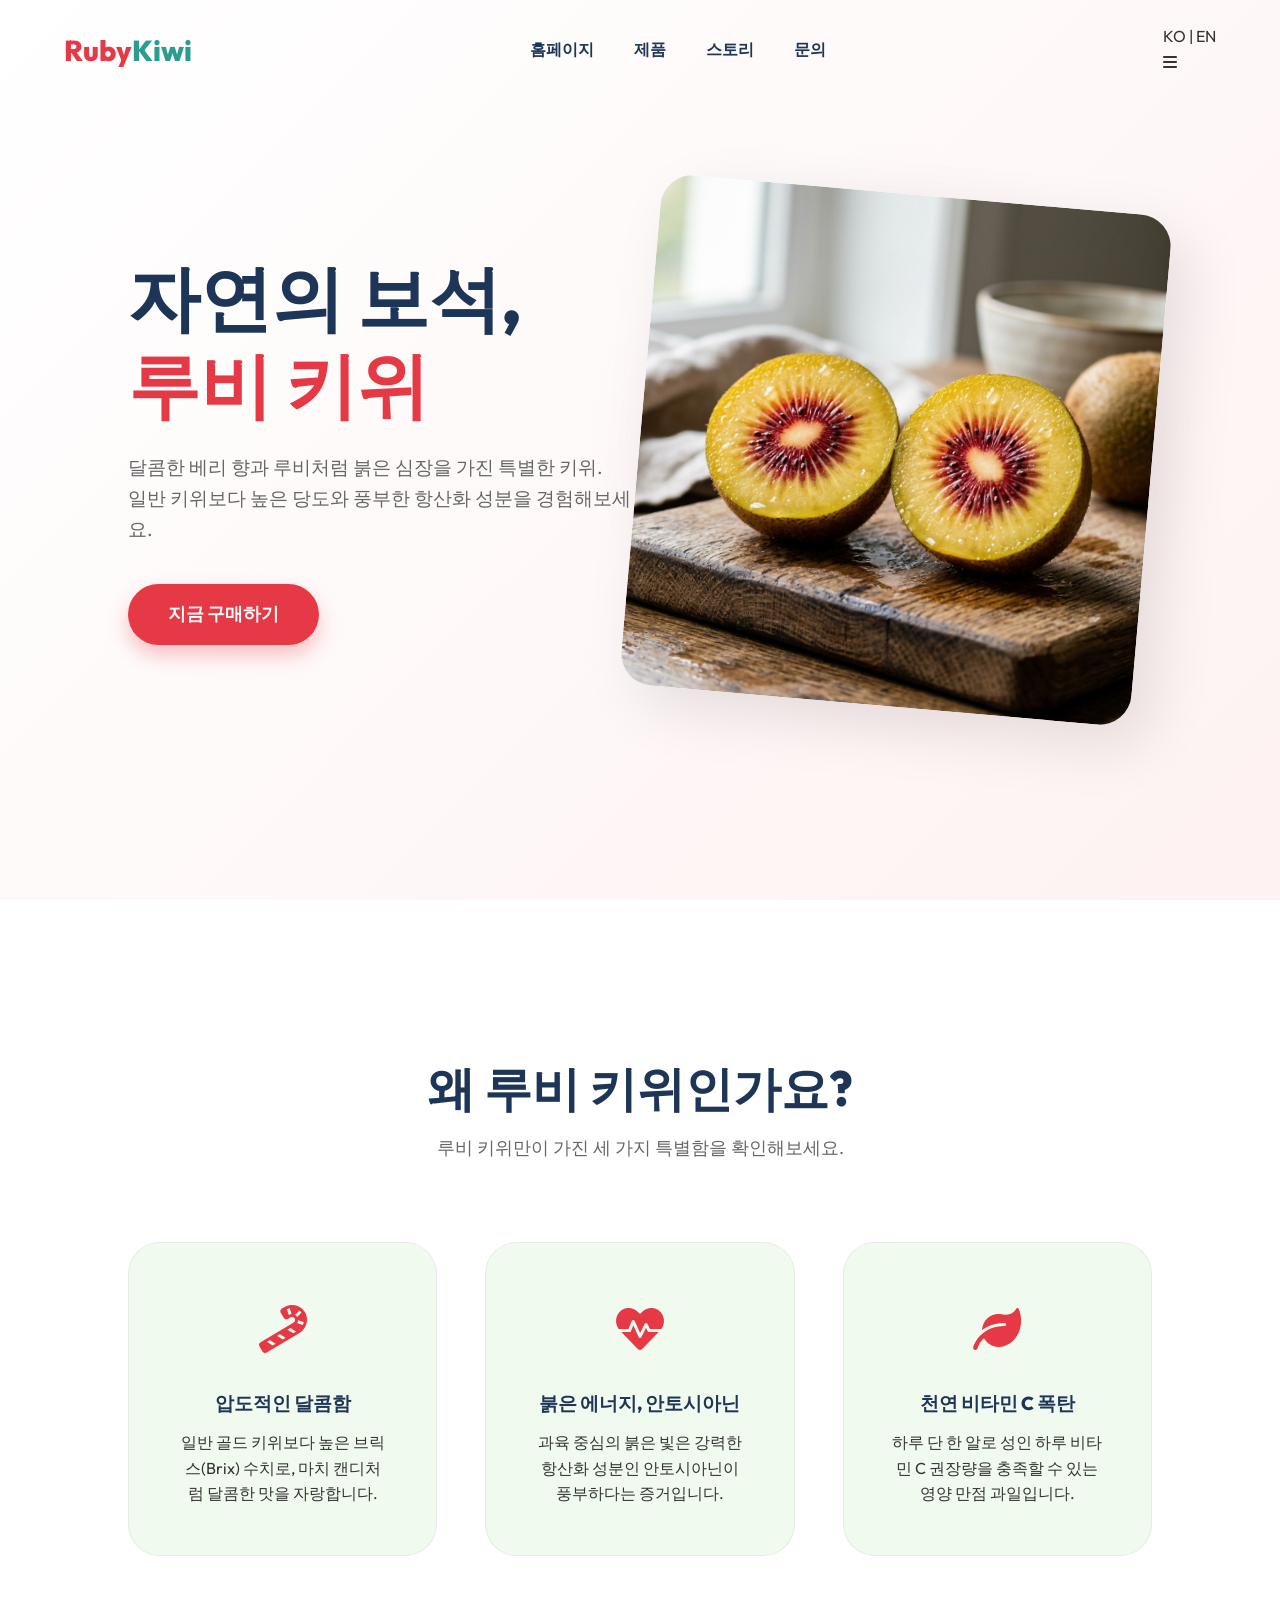
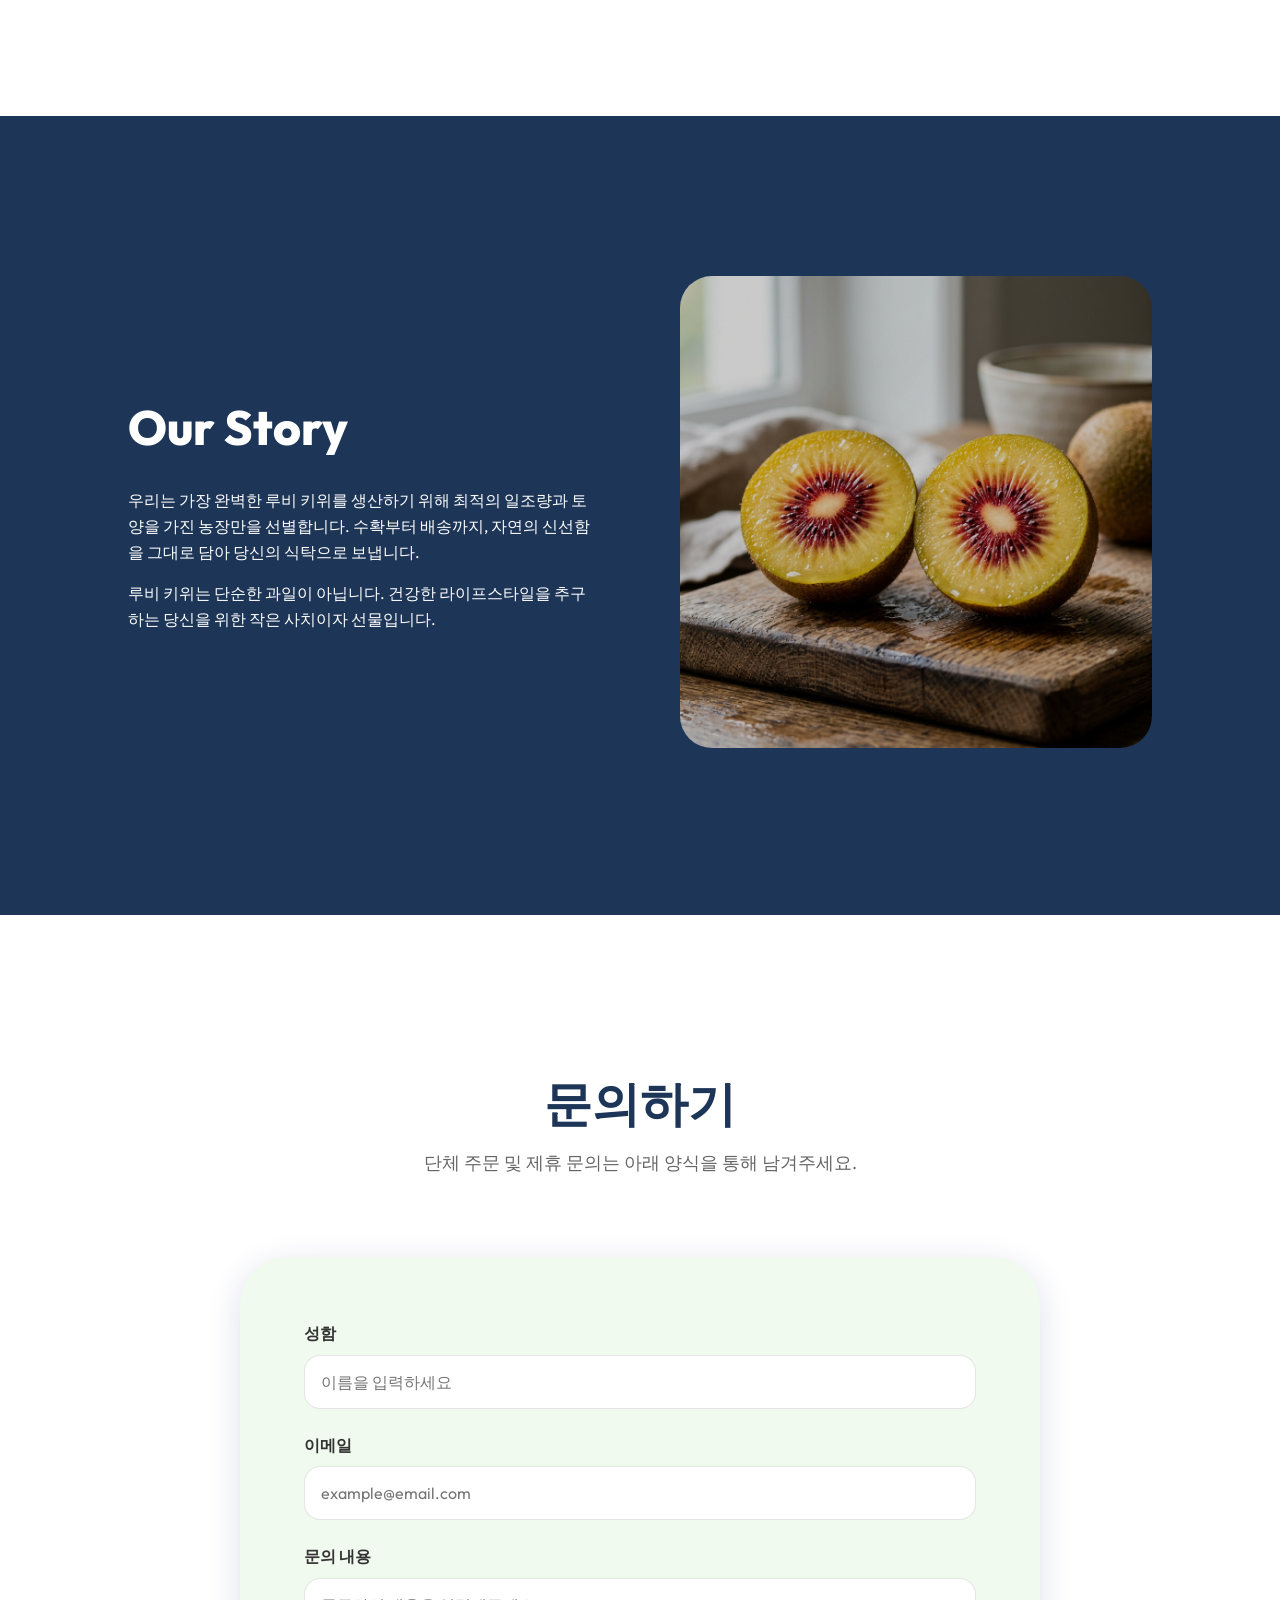
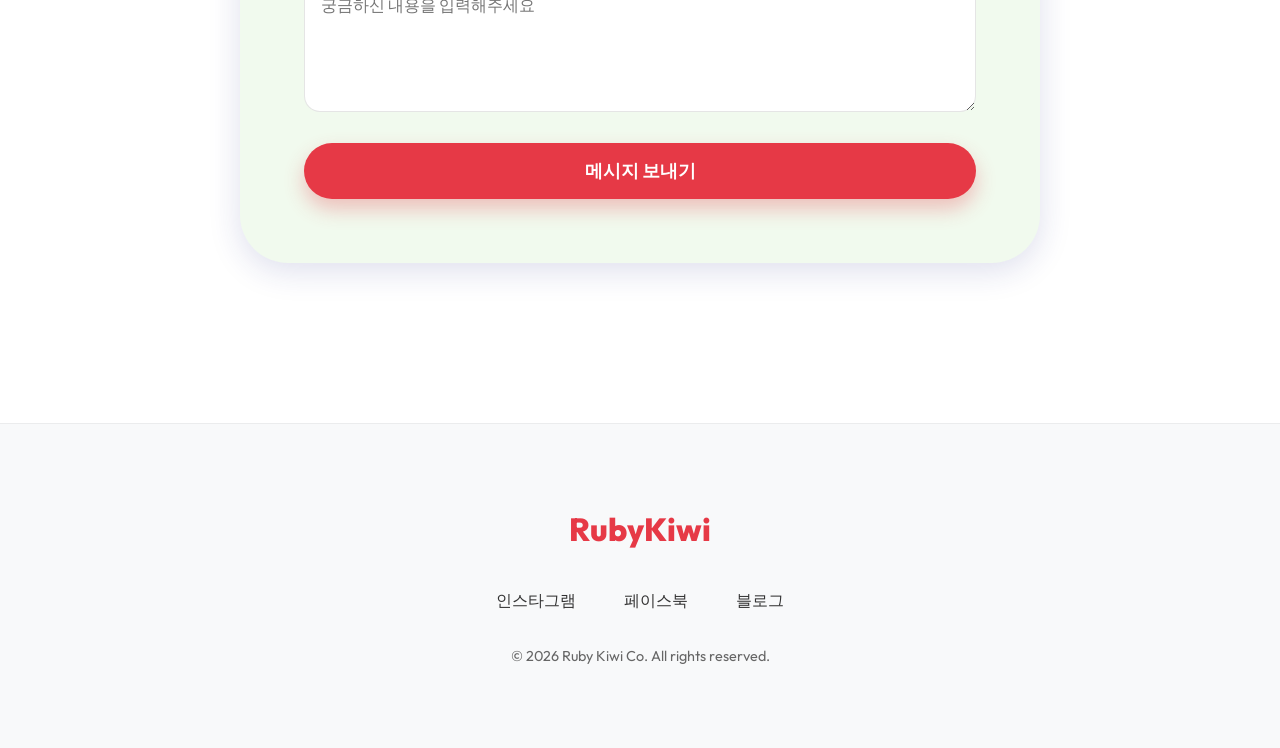
<file: index.html>
<!DOCTYPE html>
<html lang="ko">
<head>
    <meta charset="UTF-8">
    <meta name="viewport" content="width=device-width, initial-scale=1.0">
    <title>루비 키위 - 자연이 선사하는 붉은 보석</title>
    <meta name="description" content="달콤한 베리 향과 루비처럼 붉은 과육, 영양 가득한 프리미엄 루비 키위를 만나보세요.">
    <link rel="stylesheet" href="style.css">
    <link rel="stylesheet" href="https://cdnjs.cloudflare.com/ajax/libs/font-awesome/6.0.0/css/all.min.css">
</head>
<body>
    <!-- Header -->
    <header id="header">
        <a href="index.html" class="logo">Ruby<span>Kiwi</span></a>
        <nav id="nav-menu">
            <ul>
                <li><a href="#home">홈페이지</a></li>
                <li><a href="#products">제품</a></li>
                <li><a href="#story">스토리</a></li>
                <li><a href="#contact">문의</a></li>
            </ul>
        </nav>
        <div class="header-controls">
            <div class="lang-switch">
                <a href="index.html" class="active">KO</a>
                <span>|</span>
                <a href="index_en.html">EN</a>
            </div>
            <div class="menu-toggle" id="mobile-menu">
                <i class="fas fa-bars"></i>
            </div>
        </div>
    </header>

    <!-- Hero Section -->
    <section class="hero" id="home">
        <div class="hero-content">
            <h1>자연의 보석,<br><span>루비 키위</span></h1>
            <p>달콤한 베리 향과 루비처럼 붉은 심장을 가진 특별한 키위. <br>일반 키위보다 높은 당도와 풍부한 항산화 성분을 경험해보세요.</p>
            <a href="#products" class="btn">지금 구매하기</a>
        </div>
        <div class="hero-image">
            <img src="hero.png" alt="루비 키위 단면 이미지">
        </div>
    </section>

    <!-- Features Section -->
    <section class="features" id="products">
        <div class="section-title">
            <h2>왜 루비 키위인가요?</h2>
            <p>루비 키위만이 가진 세 가지 특별함을 확인해보세요.</p>
        </div>
        <div class="features-grid">
            <div class="feature-card">
                <div class="feature-icon"><i class="fas fa-candy-cane"></i></div>
                <h3>압도적인 달콤함</h3>
                <p>일반 골드 키위보다 높은 브릭스(Brix) 수치로, 마치 캔디처럼 달콤한 맛을 자랑합니다.</p>
            </div>
            <div class="feature-card">
                <div class="feature-icon"><i class="fas fa-heartbeat"></i></div>
                <h3>붉은 에너지, 안토시아닌</h3>
                <p>과육 중심의 붉은 빛은 강력한 항산화 성분인 안토시아닌이 풍부하다는 증거입니다.</p>
            </div>
            <div class="feature-card">
                <div class="feature-icon"><i class="fas fa-leaf"></i></div>
                <h3>천연 비타민 C 폭탄</h3>
                <p>하루 단 한 알로 성인 하루 비타민 C 권장량을 충족할 수 있는 영양 만점 과일입니다.</p>
            </div>
        </div>
    </section>

    <!-- Story Section -->
    <section class="story" id="story">
        <div class="story-content">
            <h2>Our Story</h2>
            <p>우리는 가장 완벽한 루비 키위를 생산하기 위해 최적의 일조량과 토양을 가진 농장만을 선별합니다. 수확부터 배송까지, 자연의 신선함을 그대로 담아 당신의 식탁으로 보냅니다.</p>
            <p style="margin-top: 1rem;">루비 키위는 단순한 과일이 아닙니다. 건강한 라이프스타일을 추구하는 당신을 위한 작은 사치이자 선물입니다.</p>
        </div>
        <div class="story-image">
            <img src="hero.png" alt="루비 키위 농장 이미지" style="filter: brightness(0.8);">
        </div>
    </section>

    <!-- Contact Section -->
    <section class="contact" id="contact">
        <div class="section-title">
            <h2>문의하기</h2>
            <p>단체 주문 및 제휴 문의는 아래 양식을 통해 남겨주세요.</p>
        </div>
        <div class="contact-container">
            <form>
                <div class="form-group">
                    <label for="name">성함</label>
                    <input type="text" id="name" placeholder="이름을 입력하세요">
                </div>
                <div class="form-group">
                    <label for="email">이메일</label>
                    <input type="email" id="email" placeholder="example@email.com">
                </div>
                <div class="form-group">
                    <label for="message">문의 내용</label>
                    <textarea id="message" rows="5" placeholder="궁금하신 내용을 입력해주세요"></textarea>
                </div>
                <button type="submit" class="btn" style="width: 100%; border: none; cursor: pointer;">메시지 보내기</button>
            </form>
        </div>
    </section>

    <!-- Footer -->
    <footer>
        <div class="footer-logo">Ruby<span>Kiwi</span></div>
        <div class="footer-links">
            <a href="#">인스타그램</a>
            <a href="#">페이스북</a>
            <a href="#">블로그</a>
        </div>
        <p class="copyright">&copy; 2026 Ruby Kiwi Co. All rights reserved.</p>
    </footer>

    <script>
        // Header scroll effect
        window.addEventListener('scroll', () => {
            const header = document.getElementById('header');
            if (window.scrollY > 50) {
                header.classList.add('scrolled');
            } else {
                header.classList.remove('scrolled');
            }
        });

        // Smooth scroll for navigation
        document.querySelectorAll('a[href^="#"]').forEach(anchor => {
            anchor.addEventListener('click', function (e) {
                e.preventDefault();
                document.querySelector(this.getAttribute('href')).scrollIntoView({
                    behavior: 'smooth'
                });
            });
        });
        // Mobile Menu Toggle
        const mobileMenu = document.getElementById('mobile-menu');
        const navMenu = document.getElementById('nav-menu');
        
        if (mobileMenu && navMenu) {
            mobileMenu.addEventListener('click', () => {
                navMenu.classList.toggle('active');
                const icon = mobileMenu.querySelector('i');
                if (navMenu.classList.contains('active')) {
                    icon.classList.remove('fa-bars');
                    icon.classList.add('fa-times');
                } else {
                    icon.classList.remove('fa-times');
                    icon.classList.add('fa-bars');
                }
            });

            // Close mobile menu when a link is clicked
            document.querySelectorAll('#nav-menu ul li a').forEach(link => {
                link.addEventListener('click', () => {
                    navMenu.classList.remove('active');
                    const icon = mobileMenu.querySelector('i');
                    icon.classList.remove('fa-times');
                    icon.classList.add('fa-bars');
                });
            });
        }
    </script>
</body>
</html>
</file>
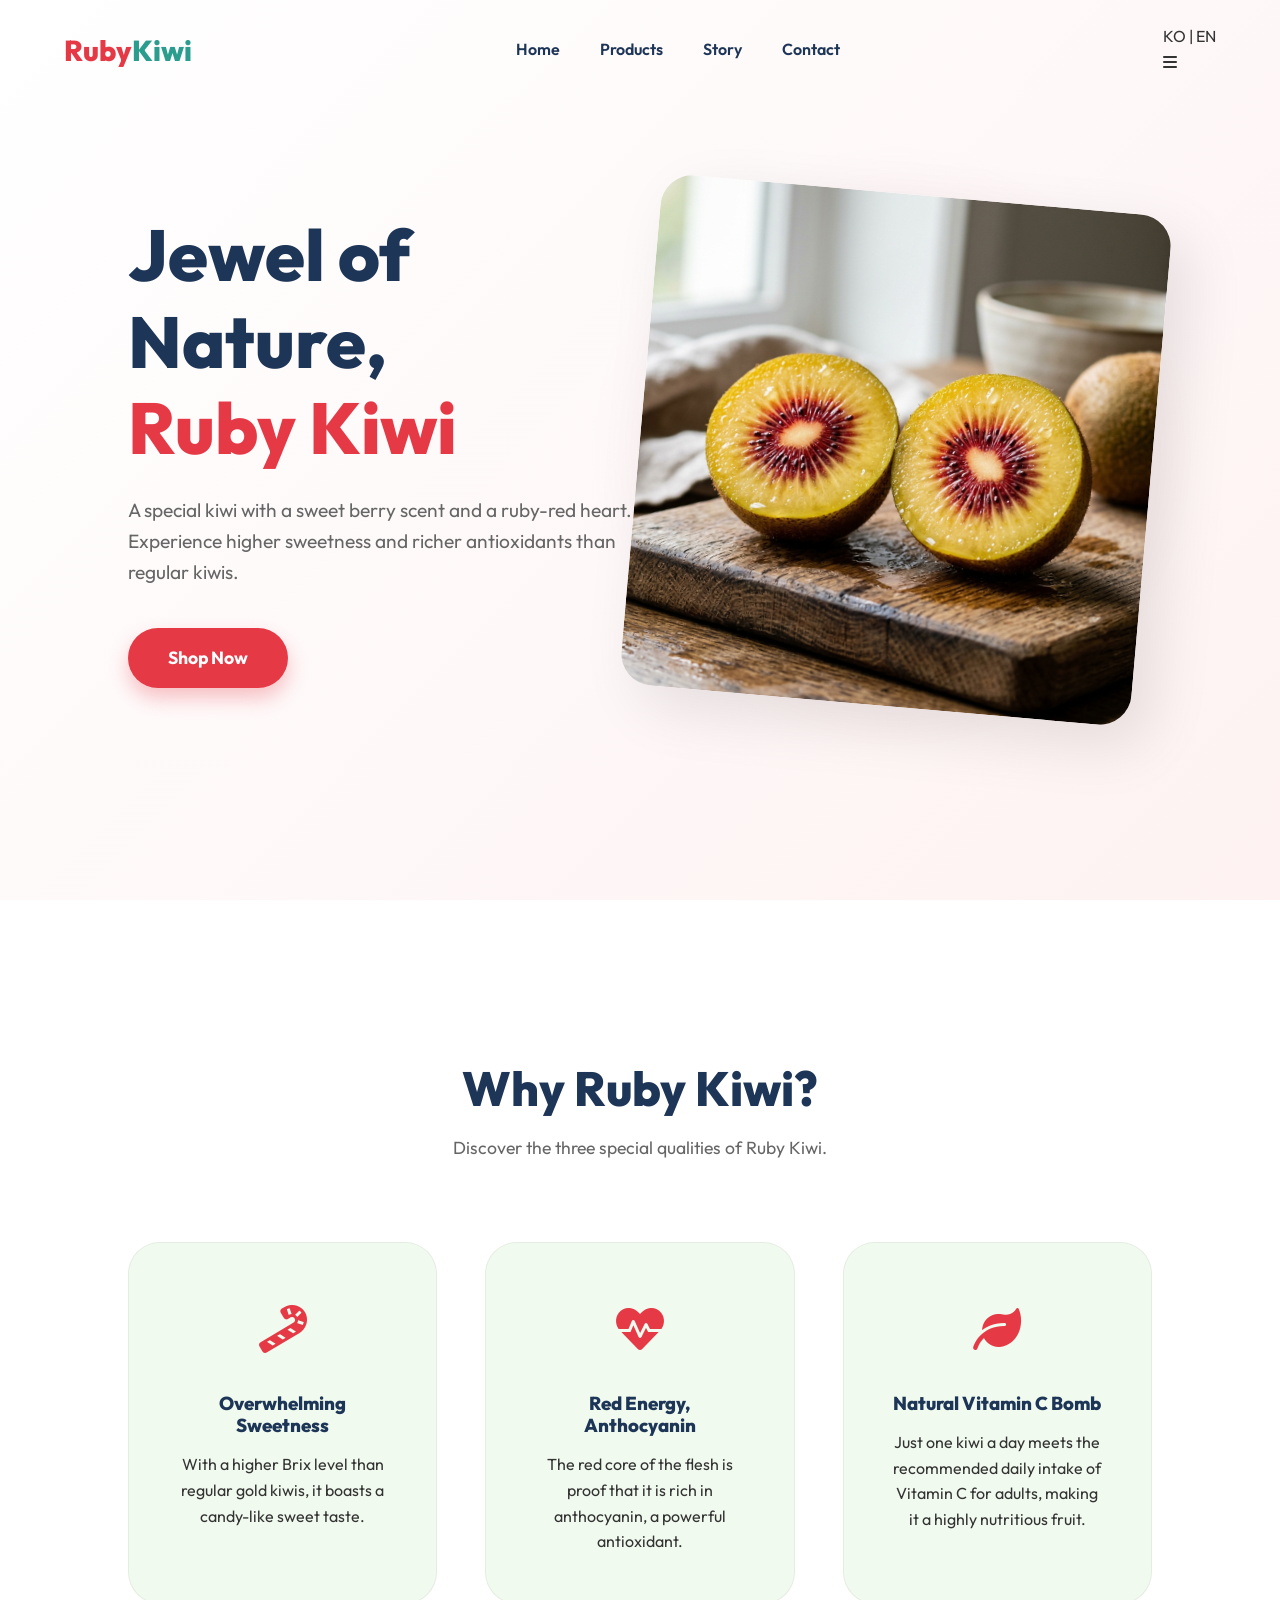
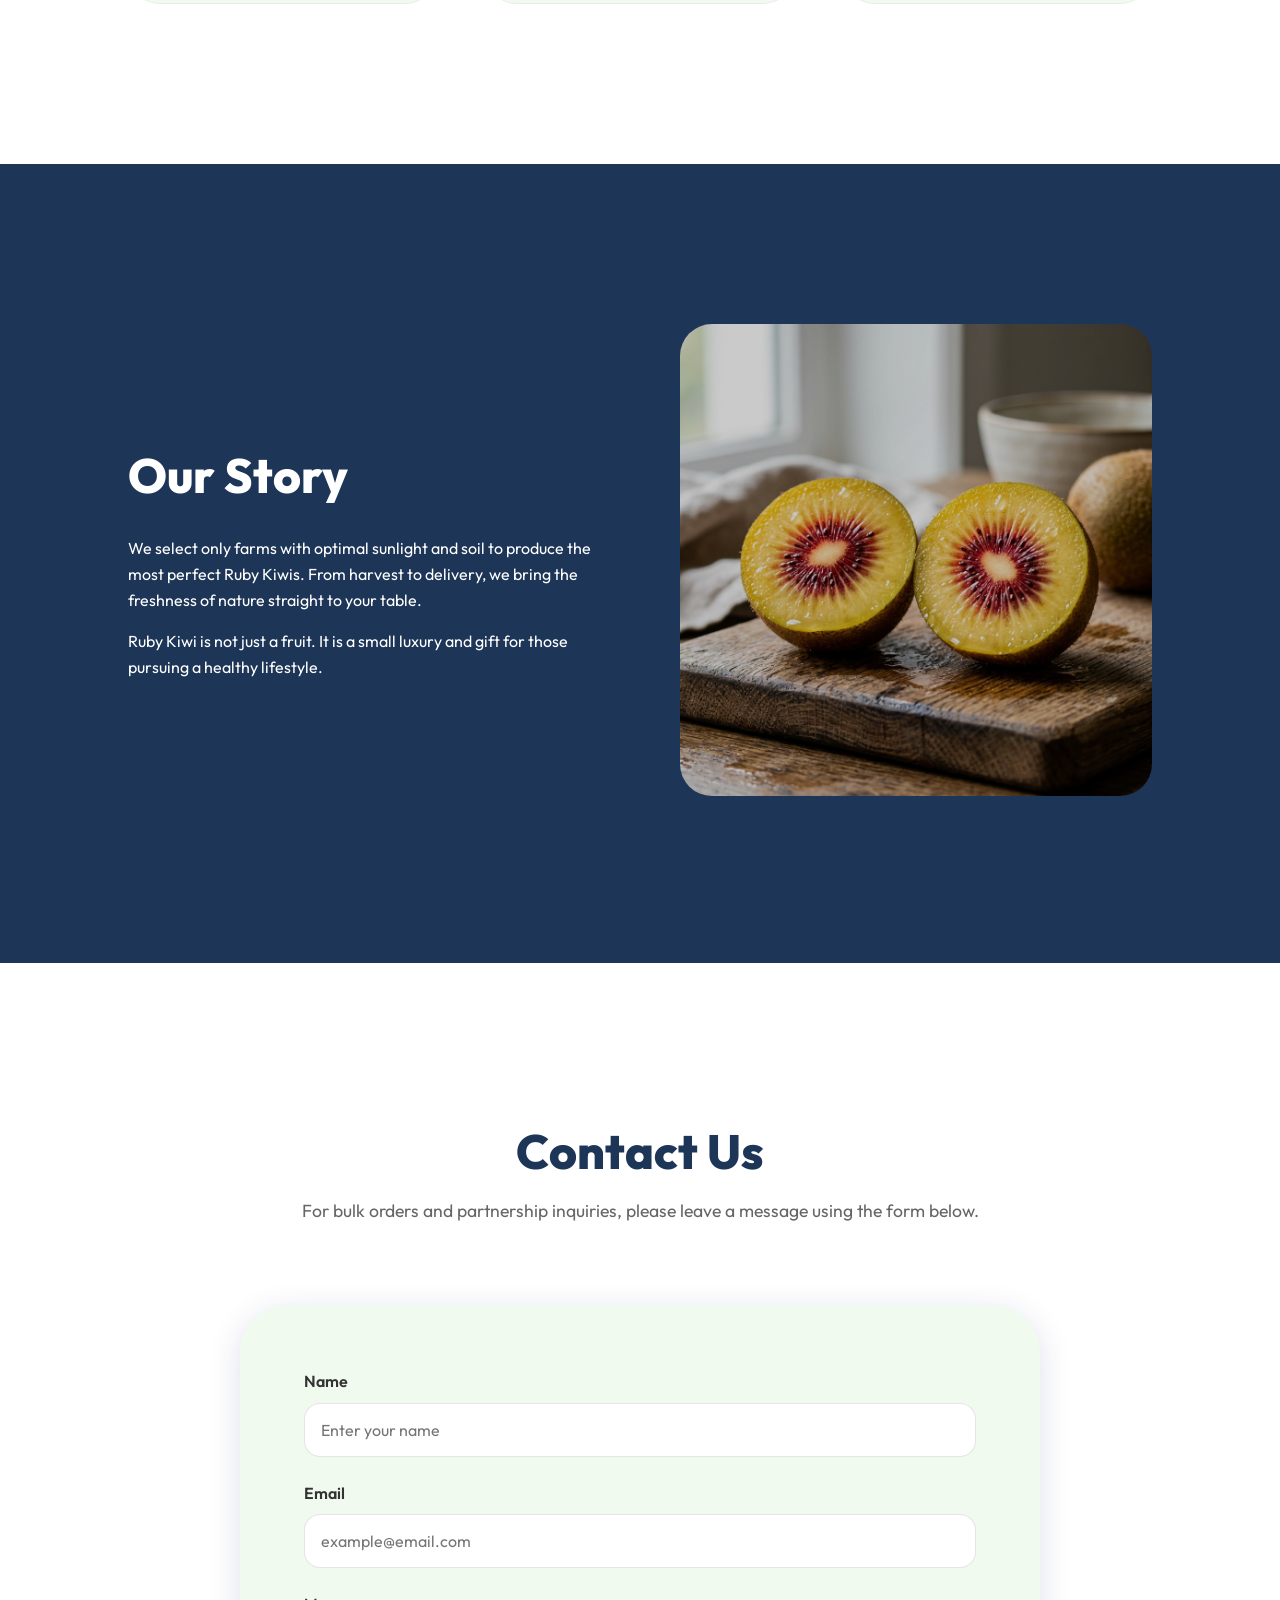
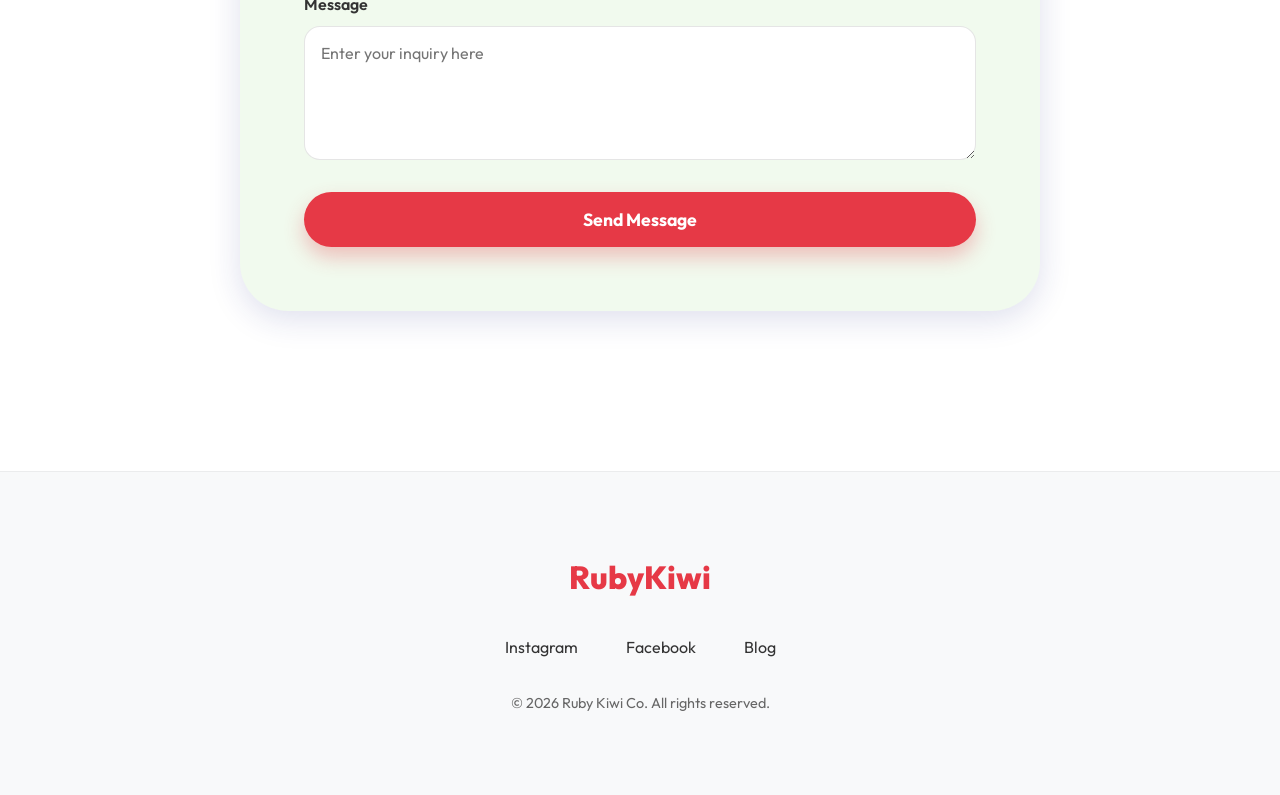
<file: index_en.html>
<!DOCTYPE html>
<html lang="en">
<head>
    <meta charset="UTF-8">
    <meta name="viewport" content="width=device-width, initial-scale=1.0">
    <title>Ruby Kiwi - Red Jewel from Nature</title>
    <meta name="description" content="Discover premium Ruby Kiwi with sweet berry aroma, ruby-red flesh, and full of nutrition.">
    <link rel="stylesheet" href="style.css">
    <link rel="stylesheet" href="https://cdnjs.cloudflare.com/ajax/libs/font-awesome/6.0.0/css/all.min.css">
</head>
<body>
    <!-- Header -->
    <header id="header">
        <a href="index_en.html" class="logo">Ruby<span>Kiwi</span></a>
        <nav id="nav-menu">
            <ul>
                <li><a href="#home">Home</a></li>
                <li><a href="#products">Products</a></li>
                <li><a href="#story">Story</a></li>
                <li><a href="#contact">Contact</a></li>
            </ul>
        </nav>
        <div class="header-controls">
            <div class="lang-switch">
                <a href="index.html">KO</a>
                <span>|</span>
                <a href="index_en.html" class="active">EN</a>
            </div>
            <div class="menu-toggle" id="mobile-menu">
                <i class="fas fa-bars"></i>
            </div>
        </div>
    </header>

    <!-- Hero Section -->
    <section class="hero" id="home">
        <div class="hero-content">
            <h1>Jewel of Nature,<br><span>Ruby Kiwi</span></h1>
            <p>A special kiwi with a sweet berry scent and a ruby-red heart. <br>Experience higher sweetness and richer antioxidants than regular kiwis.</p>
            <a href="#products" class="btn">Shop Now</a>
        </div>
        <div class="hero-image">
            <img src="hero.png" alt="Ruby Kiwi cross section">
        </div>
    </section>

    <!-- Features Section -->
    <section class="features" id="products">
        <div class="section-title">
            <h2>Why Ruby Kiwi?</h2>
            <p>Discover the three special qualities of Ruby Kiwi.</p>
        </div>
        <div class="features-grid">
            <div class="feature-card">
                <div class="feature-icon"><i class="fas fa-candy-cane"></i></div>
                <h3>Overwhelming Sweetness</h3>
                <p>With a higher Brix level than regular gold kiwis, it boasts a candy-like sweet taste.</p>
            </div>
            <div class="feature-card">
                <div class="feature-icon"><i class="fas fa-heartbeat"></i></div>
                <h3>Red Energy, Anthocyanin</h3>
                <p>The red core of the flesh is proof that it is rich in anthocyanin, a powerful antioxidant.</p>
            </div>
            <div class="feature-card">
                <div class="feature-icon"><i class="fas fa-leaf"></i></div>
                <h3>Natural Vitamin C Bomb</h3>
                <p>Just one kiwi a day meets the recommended daily intake of Vitamin C for adults, making it a highly nutritious fruit.</p>
            </div>
        </div>
    </section>

    <!-- Story Section -->
    <section class="story" id="story">
        <div class="story-content">
            <h2>Our Story</h2>
            <p>We select only farms with optimal sunlight and soil to produce the most perfect Ruby Kiwis. From harvest to delivery, we bring the freshness of nature straight to your table.</p>
            <p style="margin-top: 1rem;">Ruby Kiwi is not just a fruit. It is a small luxury and gift for those pursuing a healthy lifestyle.</p>
        </div>
        <div class="story-image">
            <img src="hero.png" alt="Ruby Kiwi farm image" style="filter: brightness(0.8);">
        </div>
    </section>

    <!-- Contact Section -->
    <section class="contact" id="contact">
        <div class="section-title">
            <h2>Contact Us</h2>
            <p>For bulk orders and partnership inquiries, please leave a message using the form below.</p>
        </div>
        <div class="contact-container">
            <form>
                <div class="form-group">
                    <label for="name">Name</label>
                    <input type="text" id="name" placeholder="Enter your name">
                </div>
                <div class="form-group">
                    <label for="email">Email</label>
                    <input type="email" id="email" placeholder="example@email.com">
                </div>
                <div class="form-group">
                    <label for="message">Message</label>
                    <textarea id="message" rows="5" placeholder="Enter your inquiry here"></textarea>
                </div>
                <button type="submit" class="btn" style="width: 100%; border: none; cursor: pointer;">Send Message</button>
            </form>
        </div>
    </section>

    <!-- Footer -->
    <footer>
        <div class="footer-logo">Ruby<span>Kiwi</span></div>
        <div class="footer-links">
            <a href="#">Instagram</a>
            <a href="#">Facebook</a>
            <a href="#">Blog</a>
        </div>
        <p class="copyright">&copy; 2026 Ruby Kiwi Co. All rights reserved.</p>
    </footer>

    <script>
        // Header scroll effect
        window.addEventListener('scroll', () => {
            const header = document.getElementById('header');
            if (window.scrollY > 50) {
                header.classList.add('scrolled');
            } else {
                header.classList.remove('scrolled');
            }
        });

        // Smooth scroll for navigation
        document.querySelectorAll('a[href^="#"]').forEach(anchor => {
            anchor.addEventListener('click', function (e) {
                e.preventDefault();
                document.querySelector(this.getAttribute('href')).scrollIntoView({
                    behavior: 'smooth'
                });
            });
        });

        // Mobile Menu Toggle
        const mobileMenu = document.getElementById('mobile-menu');
        const navMenu = document.getElementById('nav-menu');
        
        if (mobileMenu && navMenu) {
            mobileMenu.addEventListener('click', () => {
                navMenu.classList.toggle('active');
                const icon = mobileMenu.querySelector('i');
                if (navMenu.classList.contains('active')) {
                    icon.classList.remove('fa-bars');
                    icon.classList.add('fa-times');
                } else {
                    icon.classList.remove('fa-times');
                    icon.classList.add('fa-bars');
                }
            });

            // Close mobile menu when a link is clicked
            document.querySelectorAll('#nav-menu ul li a').forEach(link => {
                link.addEventListener('click', () => {
                    navMenu.classList.remove('active');
                    const icon = mobileMenu.querySelector('i');
                    icon.classList.remove('fa-times');
                    icon.classList.add('fa-bars');
                });
            });
        }
    </script>
</body>
</html>
</file>
<file: style.css>
@import url('https://fonts.googleapis.com/css2?family=Outfit:wght@300;400;600;800&display=swap');

:root {
    --primary: #E63946; /* Ruby Red */
    --primary-light: #F1A7B1;
    --secondary: #F1FAEE; /* Soft White */
    --accent: #FFB703; /* Gold/Yellow */
    --dark: #1D3557; /* Deep Blue/Charcoal */
    --green: #2A9D8F; /* Kiwi Skin/Leaf Green */
    --text: #333333;
    --text-light: #666666;
    --glass: rgba(255, 255, 255, 0.15);
    --glass-border: rgba(255, 255, 255, 0.2);
    --shadow: 0 8px 32px 0 rgba(31, 38, 135, 0.15);
    --transition: all 0.4s cubic-bezier(0.165, 0.84, 0.44, 1);
}

* {
    margin: 0;
    padding: 0;
    box-sizing: border-box;
    font-family: 'Outfit', sans-serif;
}

body {
    background-color: var(--secondary);
    color: var(--text);
    line-height: 1.6;
    overflow-x: hidden;
}

/* Typography */
h1, h2, h3 {
    font-weight: 800;
    line-height: 1.2;
    color: var(--dark);
}

a {
    text-decoration: none;
    color: inherit;
    transition: var(--transition);
}

ul {
    list-style: none;
}

/* Header & Nav */
header {
    position: fixed;
    top: 0;
    width: 100%;
    z-index: 1000;
    padding: 1.5rem 5%;
    display: flex;
    justify-content: space-between;
    align-items: center;
    transition: var(--transition);
}

header.scrolled {
    padding: 1rem 5%;
    background: rgba(255, 255, 255, 0.8);
    backdrop-filter: blur(10px);
    box-shadow: var(--shadow);
}

.logo {
    font-size: 1.8rem;
    font-weight: 800;
    color: var(--primary);
}

.logo span {
    color: var(--green);
}

nav ul {
    display: flex;
    gap: 2.5rem;
}

nav ul li a {
    font-weight: 600;
    font-size: 1rem;
    color: var(--dark);
    position: relative;
}

nav ul li a::after {
    content: '';
    position: absolute;
    bottom: -5px;
    left: 0;
    width: 0;
    height: 2px;
    background: var(--primary);
    transition: var(--transition);
}

nav ul li a:hover::after {
    width: 100%;
}

/* Hero Section */
.hero {
    height: 100vh;
    display: flex;
    align-items: center;
    padding: 0 10%;
    position: relative;
    overflow: hidden;
    background: linear-gradient(135deg, #fff 0%, #fef2f2 100%);
}

.hero-content {
    flex: 1;
    z-index: 2;
    max-width: 600px;
}

.hero-content h1 {
    font-size: 4.5rem;
    margin-bottom: 1.5rem;
    color: var(--dark);
    animation: fadeInUp 1s ease forwards;
}

.hero-content h1 span {
    color: var(--primary);
    position: relative;
}

.hero-content p {
    font-size: 1.2rem;
    color: var(--text-light);
    margin-bottom: 2.5rem;
    animation: fadeInUp 1s ease 0.2s forwards;
    opacity: 0;
}

.hero-image {
    flex: 1;
    display: flex;
    justify-content: center;
    align-items: center;
    position: relative;
    animation: fadeInRight 1.2s ease forwards;
}

.hero-image img {
    max-width: 100%;
    height: auto;
    border-radius: 2rem;
    box-shadow: 20px 20px 60px rgba(0,0,0,0.1);
    transform: rotate(5deg);
    transition: var(--transition);
}

.hero-image img:hover {
    transform: rotate(0deg) scale(1.05);
}

.hero-image::before {
    content: '';
    position: absolute;
    width: 120%;
    height: 120%;
    background: radial-gradient(circle, var(--primary-light) 0%, transparent 70%);
    opacity: 0.2;
    z-index: -1;
}

.btn {
    display: inline-block;
    padding: 1rem 2.5rem;
    background: var(--primary);
    color: white;
    border-radius: 50px;
    font-weight: 700;
    font-size: 1.1rem;
    box-shadow: 0 10px 20px rgba(230, 57, 70, 0.3);
    transition: var(--transition);
}

.btn:hover {
    transform: translateY(-5px);
    box-shadow: 0 15px 30px rgba(230, 57, 70, 0.4);
}

/* Features Section */
.features {
    padding: 10rem 10%;
    background: white;
}

.section-title {
    text-align: center;
    margin-bottom: 5rem;
}

.section-title h2 {
    font-size: 3rem;
    margin-bottom: 1rem;
}

.section-title p {
    color: var(--text-light);
    font-size: 1.1rem;
}

.features-grid {
    display: grid;
    grid-template-columns: repeat(auto-fit, minmax(300px, 1fr));
    gap: 3rem;
}

.feature-card {
    padding: 3rem;
    background: var(--secondary);
    border-radius: 2rem;
    text-align: center;
    transition: var(--transition);
    border: 1px solid rgba(0,0,0,0.05);
}

.feature-card:hover {
    transform: translateY(-15px);
    background: white;
    box-shadow: var(--shadow);
}

.feature-icon {
    font-size: 3rem;
    margin-bottom: 1.5rem;
    color: var(--primary);
}

.feature-card h3 {
    margin-bottom: 1rem;
}

/* Story Section */
.story {
    padding: 10rem 10%;
    display: flex;
    align-items: center;
    gap: 5rem;
    background: var(--dark);
    color: white;
}

.story h2 {
    color: white;
    margin-bottom: 2rem;
    font-size: 3rem;
}

.story-content {
    flex: 1;
}

.story-image {
    flex: 1;
    position: relative;
}

.story-image img {
    width: 100%;
    border-radius: 2rem;
}

/* Contact Section */
.contact {
    padding: 10rem 10%;
    background: white;
}

.contact-container {
    max-width: 800px;
    margin: 0 auto;
    background: var(--secondary);
    padding: 4rem;
    border-radius: 3rem;
    box-shadow: var(--shadow);
}

.form-group {
    margin-bottom: 1.5rem;
}

.form-group label {
    display: block;
    margin-bottom: 0.5rem;
    font-weight: 600;
}

.form-group input, .form-group textarea {
    width: 100%;
    padding: 1rem;
    border: 1px solid rgba(0,0,0,0.1);
    border-radius: 1rem;
    font-size: 1rem;
    outline: none;
    transition: var(--transition);
}

.form-group input:focus, .form-group textarea:focus {
    border-color: var(--primary);
}

/* Footer */
footer {
    padding: 5rem 10%;
    background: #f8f9fa;
    text-align: center;
    border-top: 1px solid rgba(0,0,0,0.05);
}

.footer-logo {
    font-size: 2rem;
    font-weight: 800;
    color: var(--primary);
    margin-bottom: 2rem;
}

.footer-links {
    display: flex;
    justify-content: center;
    gap: 3rem;
    margin-bottom: 2rem;
}

.copyright {
    color: var(--text-light);
    font-size: 0.9rem;
}

/* Animations */
@keyframes fadeInUp {
    from {
        opacity: 0;
        transform: translateY(30px);
    }
    to {
        opacity: 1;
        transform: translateY(0);
    }
}

@keyframes fadeInRight {
    from {
        opacity: 0;
        transform: translateX(50px);
    }
    to {
        opacity: 1;
        transform: translateX(0);
    }
}

/* Responsive */
@media (max-width: 992px) {
    .hero {
        flex-direction: column;
        padding-top: 10rem;
        height: auto;
        text-align: center;
    }
    .hero-content {
        margin-bottom: 4rem;
    }
    .hero-content h1 {
        font-size: 3.5rem;
    }
    .story {
        flex-direction: column;
    }
}

@media (max-width: 768px) {
    nav {
        display: none;
    }
    .hero-content h1 {
        font-size: 2.8rem;
    }
}
</file>
